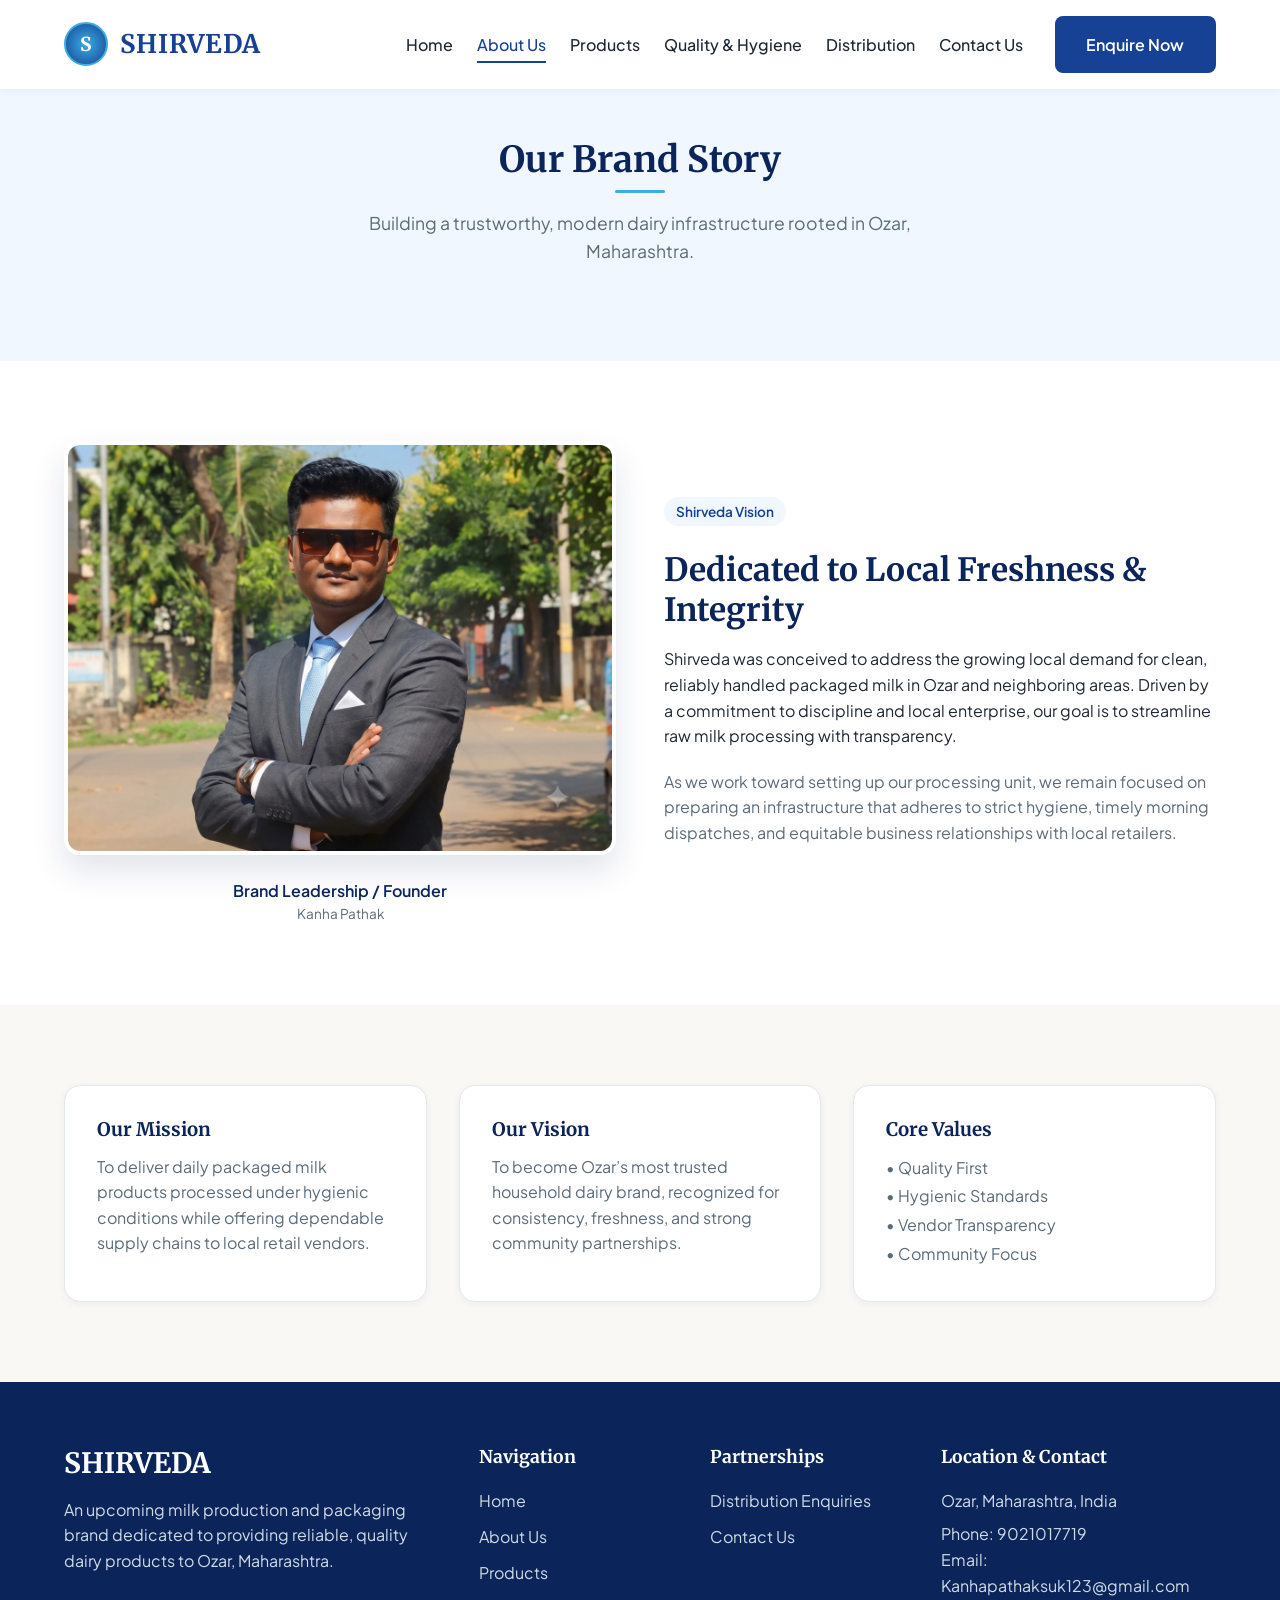
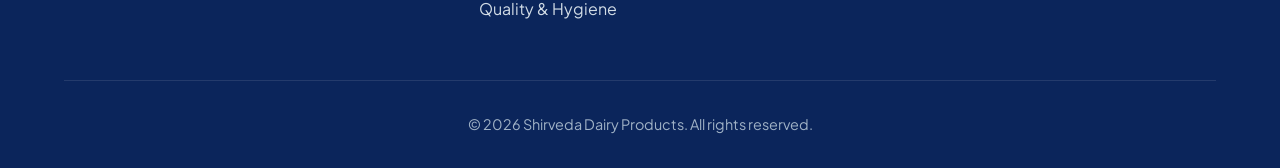
<file: about.html>
<!DOCTYPE html>
<html lang="en">
<head>
  <meta charset="UTF-8">
  <meta name="viewport" content="width=device-width, initial-scale=1.0">
  <title>About Us — Shirveda Dairy Products | Ozar, Maharashtra</title>
  <meta name="description" content="Learn about Shirveda's story, leadership, and mission to establish a premier dairy handling and packaging unit in Ozar, Maharashtra.">
  <link rel="preconnect" href="https://fonts.googleapis.com">
  <link rel="preconnect" href="https://fonts.gstatic.com" crossorigin>
  <link href="https://fonts.googleapis.com/css2?family=Merriweather:wght@400;700&family=Plus+Jakarta+Sans:wght@400;500;600;700&display=swap" rel="stylesheet">
  <link rel="stylesheet" href="style.css">
  <script src="script.js" defer></script>
</head>
<body>

  <!-- Header -->
  <header class="site-header">
    <div class="container header-container">
      <a href="index.html" class="logo-link">
        <div class="logo-graphic">S</div>
        <span class="logo-text">SHIRVEDA</span>
      </a>
      <button class="menu-toggle" id="menuToggle" aria-label="Toggle navigation" aria-expanded="false">&#9776;</button>
      <nav class="main-nav" id="mainNav">
        <ul class="nav-list">
          <li><a href="index.html" class="nav-link">Home</a></li>
          <li><a href="about.html" class="nav-link active">About Us</a></li>
          <li><a href="products.html" class="nav-link">Products</a></li>
          <li><a href="quality.html" class="nav-link">Quality & Hygiene</a></li>
          <li><a href="distribution.html" class="nav-link">Distribution</a></li>
          <li><a href="contact.html" class="nav-link">Contact Us</a></li>
        </ul>
        <a href="distribution.html" class="btn btn-primary">Enquire Now</a>
      </nav>
    </div>
  </header>

  <main>
    <section class="section-padding bg-light-blue" style="padding: 3rem 0;">
      <div class="container text-center">
        <h1 class="section-title">Our Brand Story</h1>
        <p class="section-subtitle">Building a trustworthy, modern dairy infrastructure rooted in Ozar, Maharashtra.</p>
      </div>
    </section>

    <!-- Founder & Vision Section -->
    <section class="section-padding">
      <div class="container" style="display: grid; grid-template-columns: repeat(auto-fit, minmax(320px, 1fr)); gap: 3rem; align-items: center;">
        <div class="reveal" style="text-align: center;">
          <div style="border-radius: var(--radius-md); overflow: hidden; box-shadow: var(--shadow-lg); display: inline-block; border: 4px solid var(--clean-white);">
            <img src="founder.png" alt="Shirveda Business Owner / Leadership" style="max-height: 480px; object-fit: cover;">
          </div>
          <p style="margin-top: 1rem; font-weight: 600; color: var(--deep-blue);">Brand Leadership / Founder</p>
          <p style="font-size: 0.85rem; color: var(--text-muted);">Kanha Pathak</p>
        </div>
        <div class="reveal">
          <span class="badge">Shirveda Vision</span>
          <h2 style="margin: 1rem 0; font-size: 2rem;">Dedicated to Local Freshness & Integrity</h2>
          <p style="margin-bottom: 1.25rem; color: var(--text-dark);">Shirveda was conceived to address the growing local demand for clean, reliably handled packaged milk in Ozar and neighboring areas. Driven by a commitment to discipline and local enterprise, our goal is to streamline raw milk processing with transparency.</p>
          <p style="color: var(--text-muted); margin-bottom: 1.5rem;">As we work toward setting up our processing unit, we remain focused on preparing an infrastructure that adheres to strict hygiene, timely morning dispatches, and equitable business relationships with local retailers.</p>
        </div>
      </div>
    </section>

    <!-- Mission, Vision, Values -->
    <section class="section-padding bg-soft">
      <div class="container">
        <div class="card-grid">
          <div class="feature-card reveal">
            <h3>Our Mission</h3>
            <p style="color: var(--text-muted); margin-top: 0.75rem;">To deliver daily packaged milk products processed under hygienic conditions while offering dependable supply chains to local retail vendors.</p>
          </div>
          <div class="feature-card reveal">
            <h3>Our Vision</h3>
            <p style="color: var(--text-muted); margin-top: 0.75rem;">To become Ozar’s most trusted household dairy brand, recognized for consistency, freshness, and strong community partnerships.</p>
          </div>
          <div class="feature-card reveal">
            <h3>Core Values</h3>
            <ul style="color: var(--text-muted); margin-top: 0.75rem; line-height: 1.8;">
              <li>• Quality First</li>
              <li>• Hygienic Standards</li>
              <li>• Vendor Transparency</li>
              <li>• Community Focus</li>
            </ul>
          </div>
        </div>
      </div>
    </section>
  </main>

  <!-- Footer -->
  <footer class="site-footer">
    <div class="container">
      <div class="footer-grid">
        <div class="footer-brand">
          <h3>SHIRVEDA</h3>
          <p>An upcoming milk production and packaging brand dedicated to providing reliable, quality dairy products to Ozar, Maharashtra.</p>
        </div>
        <div class="footer-links">
          <h4>Navigation</h4>
          <ul>
            <li><a href="index.html">Home</a></li>
            <li><a href="about.html">About Us</a></li>
            <li><a href="products.html">Products</a></li>
            <li><a href="quality.html">Quality & Hygiene</a></li>
          </ul>
        </div>
        <div class="footer-links">
          <h4>Partnerships</h4>
          <ul>
            <li><a href="distribution.html">Distribution Enquiries</a></li>
            <li><a href="contact.html">Contact Us</a></li>
          </ul>
        </div>
        <div class="footer-contact">
          <h4>Location & Contact</h4>
          <p>Ozar, Maharashtra, India</p>
          <p style="margin-top: 0.5rem;">Phone: 9021017719</p>
          <p>Email: Kanhapathaksuk123@gmail.com</p>
        </div>
      </div>
      <div class="footer-bottom">
        <p>&copy; 2026 Shirveda Dairy Products. All rights reserved.</p>
      </div>
    </div>
  </footer>

</body>
</html>
</file>
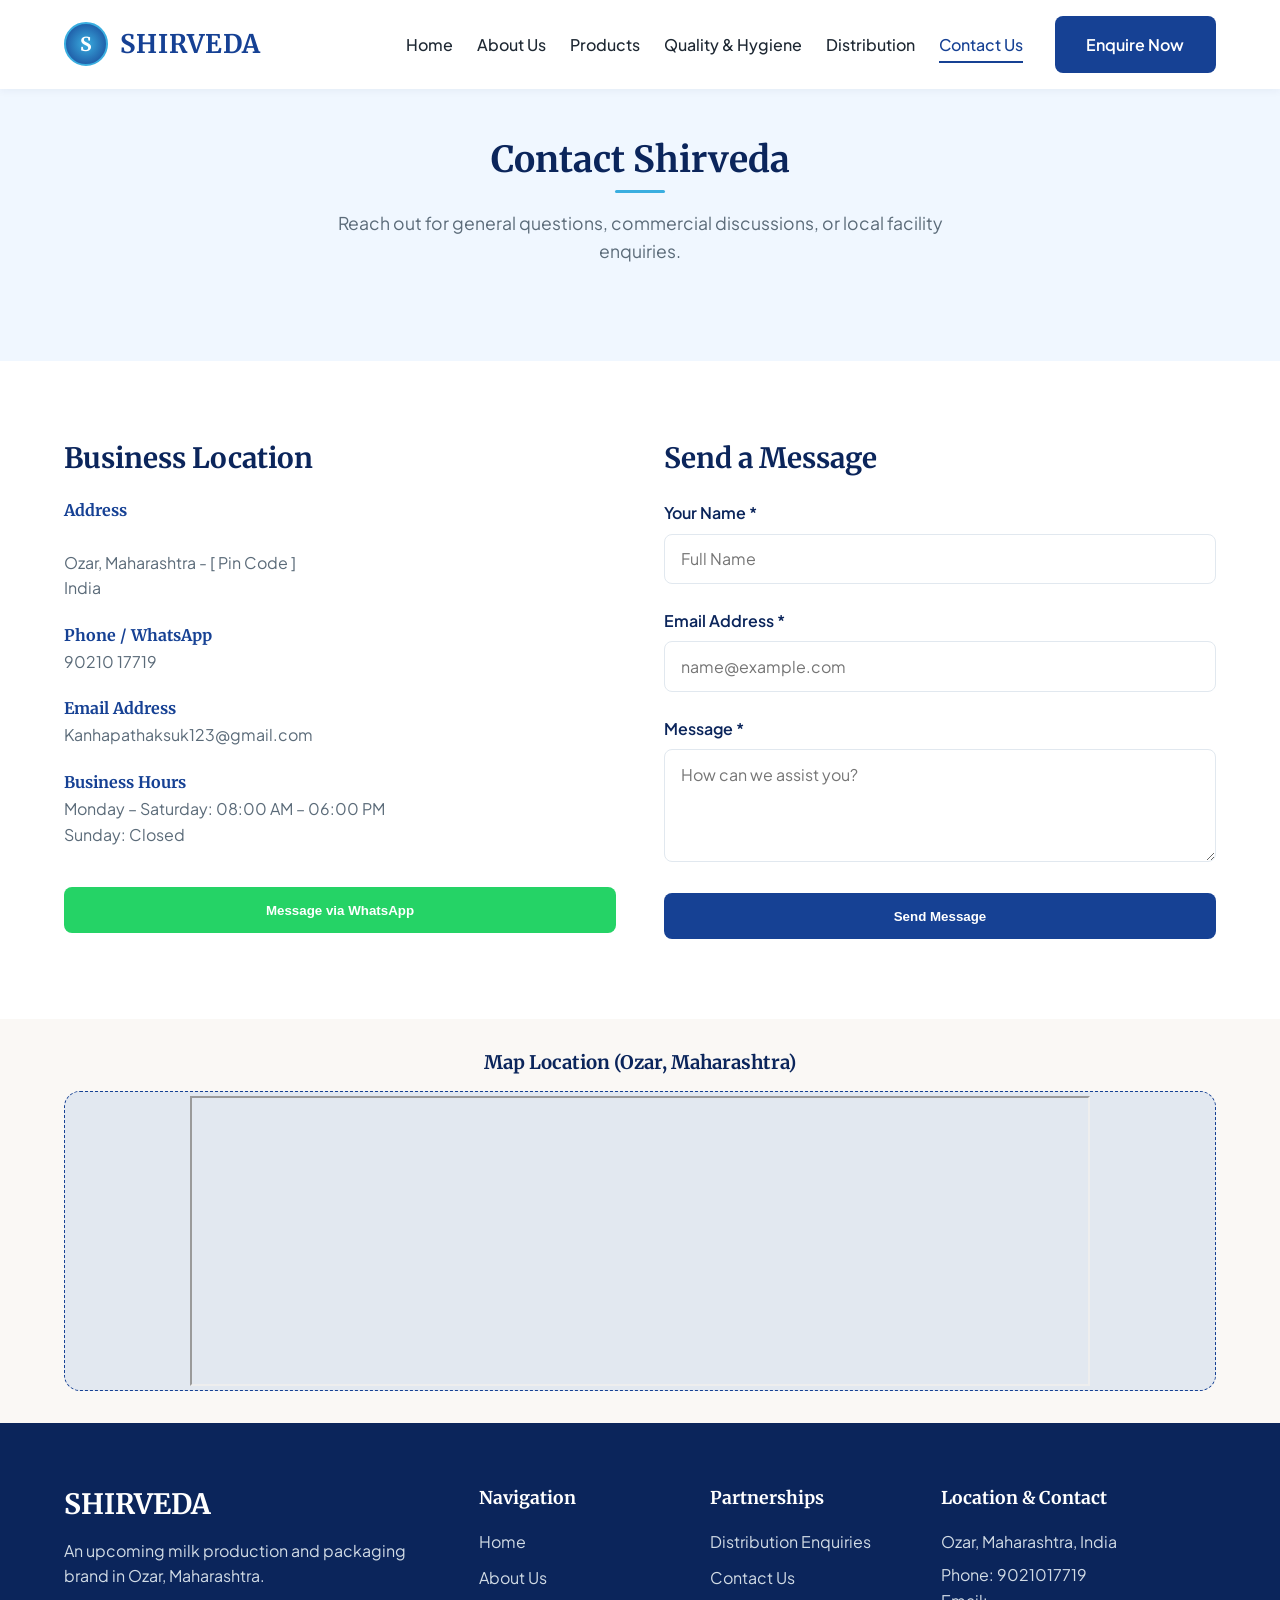
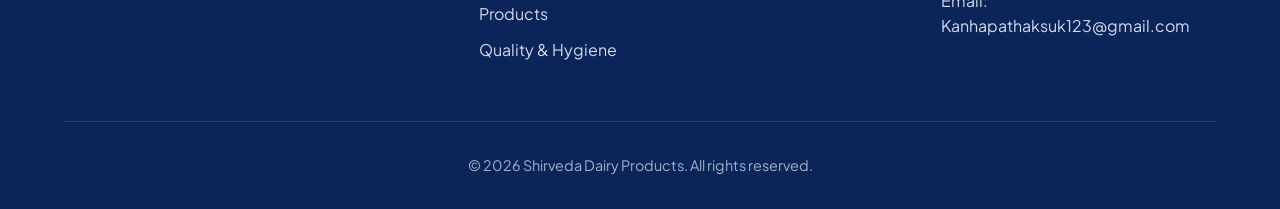
<file: contact.html>
<!DOCTYPE html>
<html lang="en">
<head>
  <meta charset="UTF-8">
  <meta name="viewport" content="width=device-width, initial-scale=1.0">
  <title>Contact Us — Shirveda Dairy Products | Ozar, Maharashtra</title>
  <meta name="description" content="Get in touch with Shirveda Dairy Products in Ozar, Maharashtra. Direct contact channels and enquiry options.">
  <link rel="preconnect" href="https://fonts.googleapis.com">
  <link rel="preconnect" href="https://fonts.gstatic.com" crossorigin>
  <link href="https://fonts.googleapis.com/css2?family=Merriweather:wght@400;700&family=Plus+Jakarta+Sans:wght@400;500;600;700&display=swap" rel="stylesheet">
  <link rel="stylesheet" href="style.css">
  <script src="script.js" defer></script>
</head>
<body>

  <header class="site-header">
    <div class="container header-container">
      <a href="index.html" class="logo-link">
        <div class="logo-graphic">S</div>
        <span class="logo-text">SHIRVEDA</span>
      </a>
      <button class="menu-toggle" id="menuToggle" aria-label="Toggle navigation" aria-expanded="false">&#9776;</button>
      <nav class="main-nav" id="mainNav">
        <ul class="nav-list">
          <li><a href="index.html" class="nav-link">Home</a></li>
          <li><a href="about.html" class="nav-link">About Us</a></li>
          <li><a href="products.html" class="nav-link">Products</a></li>
          <li><a href="quality.html" class="nav-link">Quality & Hygiene</a></li>
          <li><a href="distribution.html" class="nav-link">Distribution</a></li>
          <li><a href="contact.html" class="nav-link active">Contact Us</a></li>
        </ul>
        <a href="distribution.html" class="btn btn-primary">Enquire Now</a>
      </nav>
    </div>
  </header>

  <main>
    <section class="section-padding bg-light-blue" style="padding: 3rem 0;">
      <div class="container text-center">
        <h1 class="section-title">Contact Shirveda</h1>
        <p class="section-subtitle">Reach out for general questions, commercial discussions, or local facility enquiries.</p>
      </div>
    </section>

    <section class="section-padding">
      <div class="container" style="display: grid; grid-template-columns: repeat(auto-fit, minmax(320px, 1fr)); gap: 3rem;">
        
        <!-- Contact Information Column -->
        <div class="reveal">
          <h2 style="margin-bottom: 1.5rem; font-size: 1.75rem;">Business Location</h2>
          
          <div style="margin-bottom: 1.5rem;">
            <h4 style="color: var(--primary-blue);">Address</h4>
            <p style="color: var(--text-muted); margin-top: 0.25rem;"><br>Ozar, Maharashtra - [ Pin Code ]<br>India</p>
          </div>

          <div style="margin-bottom: 1.5rem;">
            <h4 style="color: var(--primary-blue);">Phone / WhatsApp</h4>
            <p style="color: var(--text-muted); margin-top: 0.25rem;">90210 17719</p>
          </div>

          <div style="margin-bottom: 1.5rem;">
            <h4 style="color: var(--primary-blue);">Email Address</h4>
            <p style="color: var(--text-muted); margin-top: 0.25rem;">Kanhapathaksuk123@gmail.com</p>
          </div>

          <div style="margin-bottom: 1.5rem;">
            <h4 style="color: var(--primary-blue);">Business Hours</h4>
            <p style="color: var(--text-muted); margin-top: 0.25rem;">Monday – Saturday: 08:00 AM – 06:00 PM<br>Sunday: Closed</p>
          </div>

          <button onclick="triggerWhatsAppEnquiry('General Contact Page Query')" class="btn btn-whatsapp" style="width: 100%; margin-top: 1rem;">
            Message via WhatsApp
          </button>
        </div>

        <!-- General Contact Form -->
        <div class="reveal">
          <h2 style="margin-bottom: 1.5rem; font-size: 1.75rem;">Send a Message</h2>
          <form class="needs-validation" novalidate>
            <div class="form-group">
              <label for="contactName" class="form-label">Your Name *</label>
              <input type="text" id="contactName" class="form-control" required placeholder="Full Name">
              <span class="error-message">Please enter your name.</span>
            </div>

            <div class="form-group">
              <label for="contactEmail" class="form-label">Email Address *</label>
              <input type="email" id="contactEmail" class="form-control" required placeholder="name@example.com">
              <span class="error-message">Please enter a valid email address.</span>
            </div>

            <div class="form-group">
              <label for="contactMsg" class="form-label">Message *</label>
              <textarea id="contactMsg" class="form-control" rows="4" required placeholder="How can we assist you?"></textarea>
              <span class="error-message">Please write a message.</span>
            </div>

            <button type="submit" class="btn btn-primary" style="width: 100%;">Send Message</button>
            <div class="form-success-message" style="display: none; margin-top: 1rem; color: var(--success-green); font-weight: 600;">
              ✓ Message client-validated. (Ready for form service integration).
            </div>
          </form>
        </div>

      </div>
    </section>

    <!-- Google Map Container Placeholder -->
    <section class="section-padding bg-soft" style="padding: 2rem 0;">
      <div class="container text-center reveal">
        <h3 style="margin-bottom: 1rem;">Map Location (Ozar, Maharashtra)</h3>
        <div style="width: 100%; height: 300px; background-color: #E2E8F0; border-radius: var(--radius-md); display: flex; align-items: center; justify-content: center; color: var(--text-muted); border: 1px dashed var(--primary-blue);">
          <iframe src="https://www.google.com/maps/embed?pb=!4v1792745674870!6m8!1m7!1s39LzeLslx03-GkYzTGl3XA!2m2!1d20.08990467792497!2d73.90170072837081!3f60.091326866558276!4f-4.809132850469837!5f1.610677865584313" width="900" height="290" style="border: radius 20px;" allowfullscreen="" loading="lazy" referrerpolicy="strict-origin-when-cross-origin"></iframe> 
        </div>
      </div>
    </section>
  </main>

  <footer class="site-footer">
    <div class="container">
      <div class="footer-grid">
        <div class="footer-brand">
          <h3>SHIRVEDA</h3>
          <p>An upcoming milk production and packaging brand in Ozar, Maharashtra.</p>
        </div>
        <div class="footer-links">
          <h4>Navigation</h4>
          <ul>
            <li><a href="index.html">Home</a></li>
            <li><a href="about.html">About Us</a></li>
            <li><a href="products.html">Products</a></li>
            <li><a href="quality.html">Quality & Hygiene</a></li>
          </ul>
        </div>
        <div class="footer-links">
          <h4>Partnerships</h4>
          <ul>
            <li><a href="distribution.html">Distribution Enquiries</a></li>
            <li><a href="contact.html">Contact Us</a></li>
          </ul>
        </div>
        <div class="footer-contact">
          <h4>Location & Contact</h4>
          <p>Ozar, Maharashtra, India</p>
           <p style="margin-top: 0.5rem;">Phone: 9021017719</p>
          <p>Email: Kanhapathaksuk123@gmail.com</p>
        </div>
      </div>
      <div class="footer-bottom">
        <p>&copy; 2026 Shirveda Dairy Products. All rights reserved.</p>
      </div>
    </div>
  </footer>

</body>
</html>
</file>
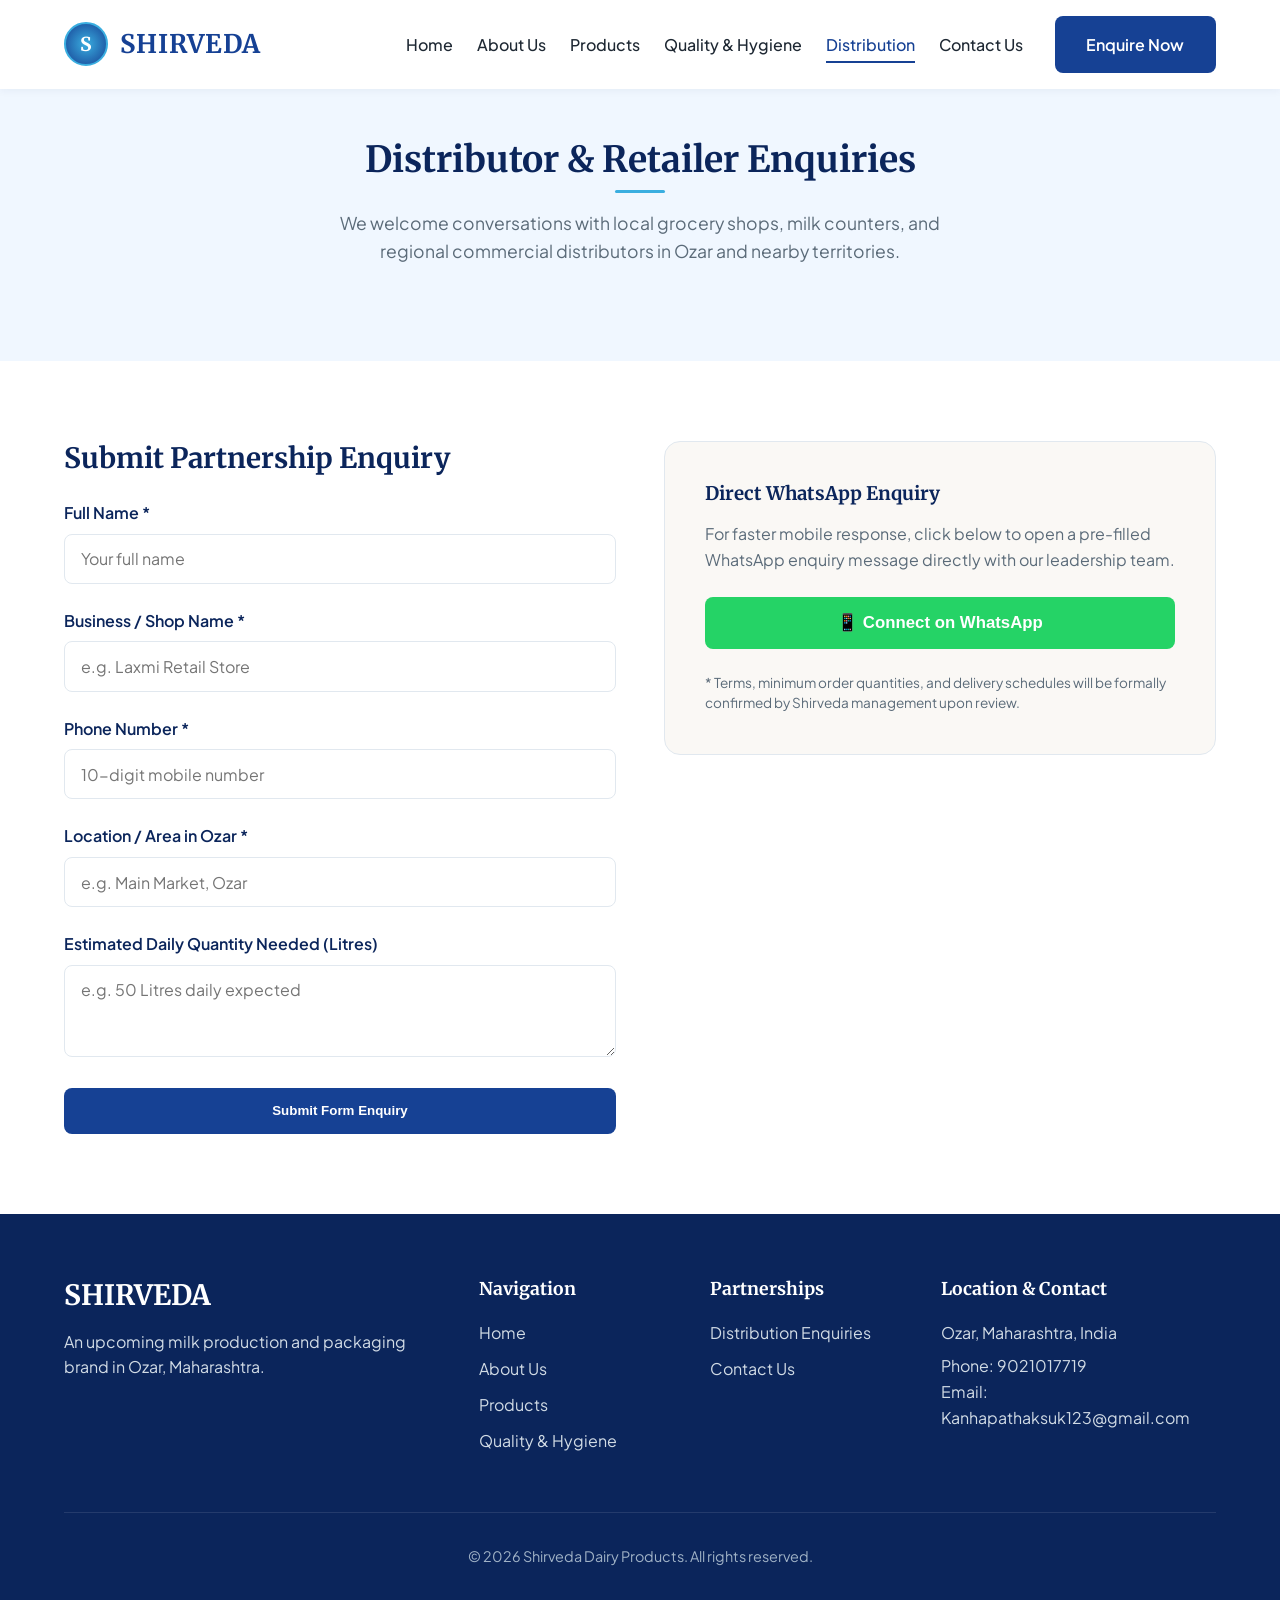
<file: distribution.html>
<!DOCTYPE html>
<html lang="en">
<head>
  <meta charset="UTF-8">
  <meta name="viewport" content="width=device-width, initial-scale=1.0">
  <title>Distribution & Dealer Enquiries — Shirveda Dairy</title>
  <meta name="description" content="Enquire to become a retail partner, shop owner, or regional distributor for Shirveda packaged milk in Ozar, Maharashtra.">
  <link rel="preconnect" href="https://fonts.googleapis.com">
  <link rel="preconnect" href="https://fonts.gstatic.com" crossorigin>
  <link href="https://fonts.googleapis.com/css2?family=Merriweather:wght@400;700&family=Plus+Jakarta+Sans:wght@400;500;600;700&display=swap" rel="stylesheet">
  <link rel="stylesheet" href="style.css">
  <script src="script.js" defer></script>
</head>
<body>

  <header class="site-header">
    <div class="container header-container">
      <a href="index.html" class="logo-link">
        <div class="logo-graphic">S</div>
        <span class="logo-text">SHIRVEDA</span>
      </a>
      <button class="menu-toggle" id="menuToggle" aria-label="Toggle navigation" aria-expanded="false">&#9776;</button>
      <nav class="main-nav" id="mainNav">
        <ul class="nav-list">
          <li><a href="index.html" class="nav-link">Home</a></li>
          <li><a href="about.html" class="nav-link">About Us</a></li>
          <li><a href="products.html" class="nav-link">Products</a></li>
          <li><a href="quality.html" class="nav-link">Quality & Hygiene</a></li>
          <li><a href="distribution.html" class="nav-link active">Distribution</a></li>
          <li><a href="contact.html" class="nav-link">Contact Us</a></li>
        </ul>
        <a href="distribution.html" class="btn btn-primary">Enquire Now</a>
      </nav>
    </div>
  </header>

  <main>
    <section class="section-padding bg-light-blue" style="padding: 3rem 0;">
      <div class="container text-center">
        <h1 class="section-title">Distributor & Retailer Enquiries</h1>
        <p class="section-subtitle">We welcome conversations with local grocery shops, milk counters, and regional commercial distributors in Ozar and nearby territories.</p>
      </div>
    </section>

    <section class="section-padding">
      <div class="container" style="display: grid; grid-template-columns: repeat(auto-fit, minmax(320px, 1fr)); gap: 3rem;">
        
        <!-- Enquiry Form -->
        <div class="reveal">
          <h2 style="margin-bottom: 1.5rem; font-size: 1.75rem;">Submit Partnership Enquiry</h2>
          <form class="needs-validation" novalidate>
            <div class="form-group">
              <label for="distributorName" class="form-label">Full Name *</label>
              <input type="text" id="distributorName" class="form-control" required placeholder="Your full name">
              <span class="error-message">Please enter your name.</span>
            </div>
            
            <div class="form-group">
              <label for="businessName" class="form-label">Business / Shop Name *</label>
              <input type="text" id businessName" class="form-control" required placeholder="e.g. Laxmi Retail Store">
              <span class="error-message">Please enter your business name.</span>
            </div>

            <div class="form-group">
              <label for="phone" class="form-label">Phone Number *</label>
              <input type="tel" id="phone" class="form-control" required placeholder="10-digit mobile number">
              <span class="error-message">Please enter a valid contact number.</span>
            </div>

            <div class="form-group">
              <label for="location" class="form-label">Location / Area in Ozar *</label>
              <input type="text" id="location" class="form-control" required placeholder="e.g. Main Market, Ozar">
              <span class="error-message">Please specify your business area.</span>
            </div>

            <div class="form-group">
              <label for="notes" class="form-label">Estimated Daily Quantity Needed (Litres)</label>
              <textarea id="notes" class="form-control" rows="3" placeholder="e.g. 50 Litres daily expected"></textarea>
            </div>

            <button type="submit" class="btn btn-primary" style="width: 100%;">Submit Form Enquiry</button>
            <div class="form-success-message" style="display: none; margin-top: 1rem; color: var(--success-green); font-weight: 600;">
              ✓ Form validated successfully. (Connect backend service to send data).
            </div>
          </form>
        </div>

        <!-- WhatsApp Quick Connect Box -->
        <div class="reveal" style="background-color: var(--soft-cream); padding: 2.5rem; border-radius: var(--radius-md); border: 1px solid var(--border-light); height: fit-content;">
          <h3 style="margin-bottom: 1rem;">Direct WhatsApp Enquiry</h3>
          <p style="color: var(--text-muted); margin-bottom: 1.5rem;">For faster mobile response, click below to open a pre-filled WhatsApp enquiry message directly with our leadership team.</p>
          <button onclick="triggerWhatsAppEnquiry('General Distributor & Retailer Opportunity')" class="btn btn-whatsapp" style="width: 100%; font-size: 1.05rem;">
            <span>📱 Connect on WhatsApp</span>
          </button>
          <p style="font-size: 0.85rem; color: var(--text-muted); margin-top: 1.5rem; line-height: 1.5;">* Terms, minimum order quantities, and delivery schedules will be formally confirmed by Shirveda management upon review.</p>
        </div>

      </div>
    </section>
  </main>

  <footer class="site-footer">
    <div class="container">
      <div class="footer-grid">
        <div class="footer-brand">
          <h3>SHIRVEDA</h3>
          <p>An upcoming milk production and packaging brand in Ozar, Maharashtra.</p>
        </div>
        <div class="footer-links">
          <h4>Navigation</h4>
          <ul>
            <li><a href="index.html">Home</a></li>
            <li><a href="about.html">About Us</a></li>
            <li><a href="products.html">Products</a></li>
            <li><a href="quality.html">Quality & Hygiene</a></li>
          </ul>
        </div>
        <div class="footer-links">
          <h4>Partnerships</h4>
          <ul>
            <li><a href="distribution.html">Distribution Enquiries</a></li>
            <li><a href="contact.html">Contact Us</a></li>
          </ul>
        </div>
        <div class="footer-contact">
          <h4>Location & Contact</h4>
          <p>Ozar, Maharashtra, India</p>
           <p style="margin-top: 0.5rem;">Phone: 9021017719</p>
          <p>Email: Kanhapathaksuk123@gmail.com</p>
        </div>
      </div>
      <div class="footer-bottom">
        <p>&copy; 2026 Shirveda Dairy Products. All rights reserved.</p>
      </div>
    </div>
  </footer>

</body>
</html>
</file>
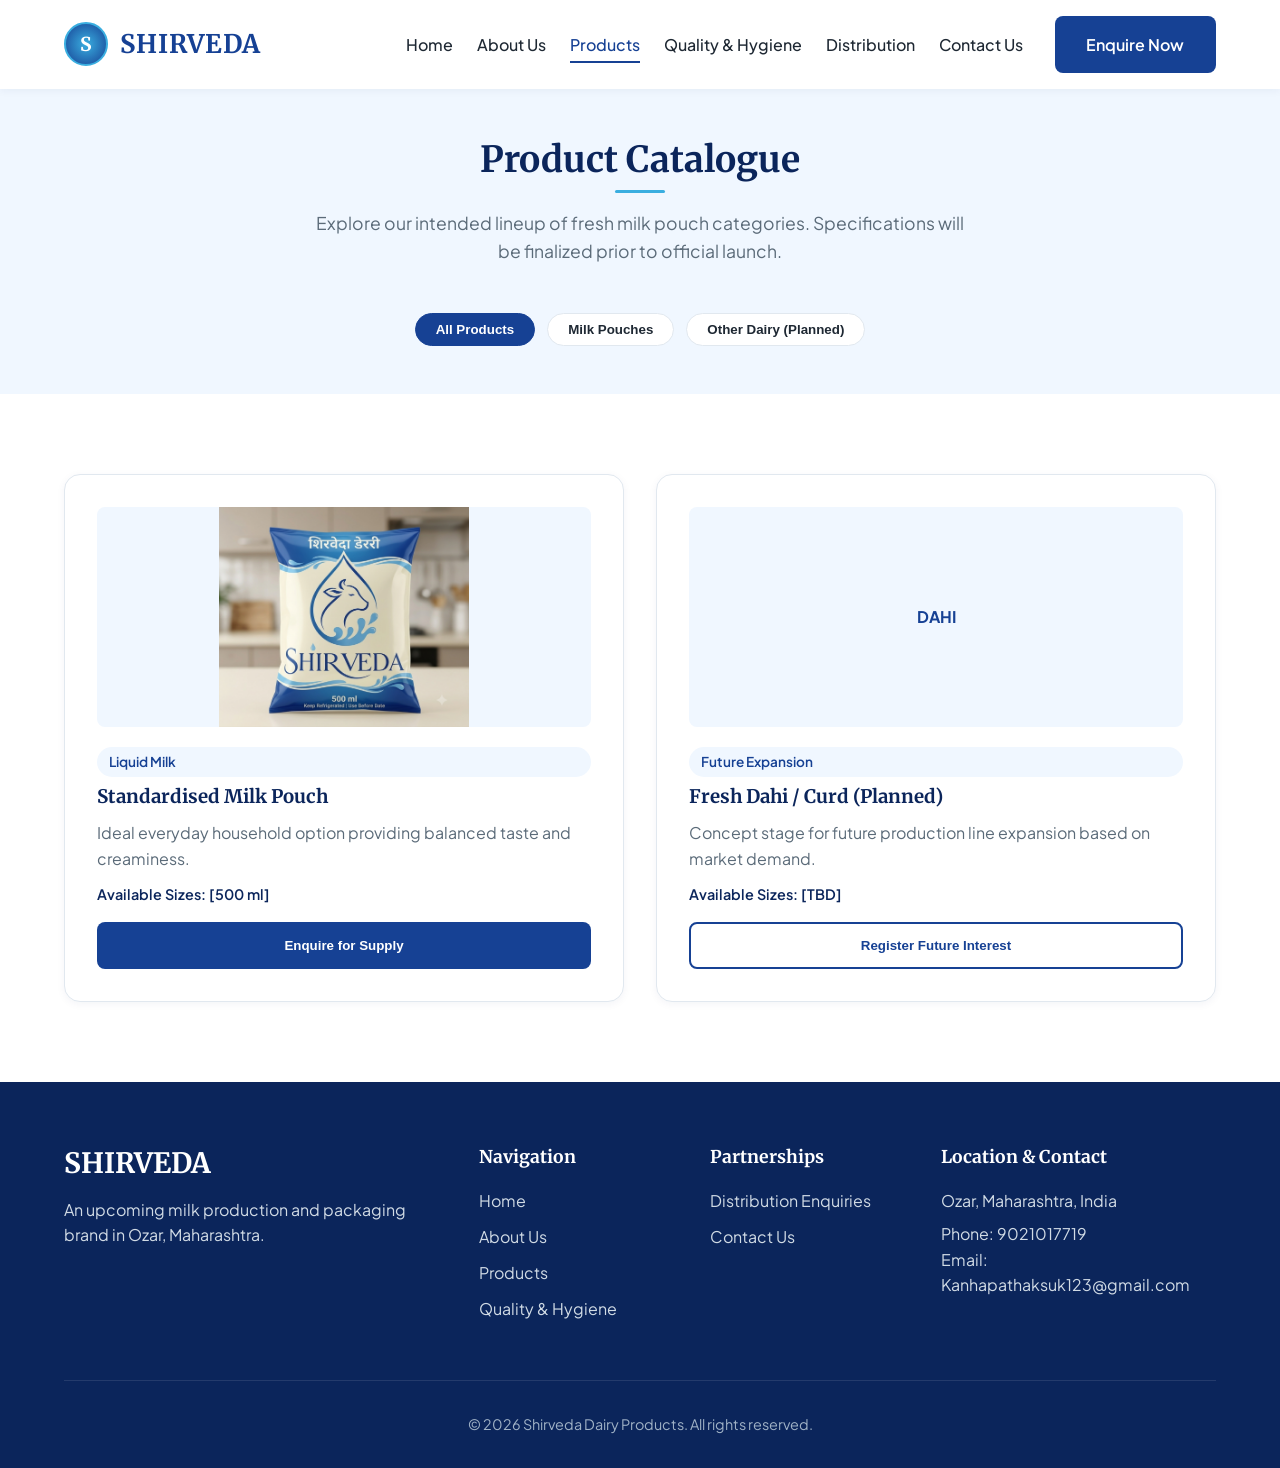
<file: products.html>
<!DOCTYPE html>
<html lang="en">

<head>
  <meta charset="UTF-8">
  <meta name="viewport" content="width=device-width, initial-scale=1.0">
  <title>Our Products — Shirveda Dairy Catalogue</title>
  <meta name="description"
    content="Browse the planned packaged milk and dairy pouch catalogue for Shirveda in Ozar, Maharashtra.">
  <link rel="preconnect" href="https://fonts.googleapis.com">
  <link rel="preconnect" href="https://fonts.gstatic.com" crossorigin>
  <link
    href="https://fonts.googleapis.com/css2?family=Merriweather:wght@400;700&family=Plus+Jakarta+Sans:wght@400;500;600;700&display=swap"
    rel="stylesheet">
  <link rel="stylesheet" href="style.css">
  <script src="script.js" defer></script>
  <style>
    .filter-btn {
      padding: 0.5rem 1.25rem;
      border: 1px solid var(--border-light);
      background: var(--clean-white);
      border-radius: 50px;
      cursor: pointer;
      font-weight: 600;
      color: var(--text-dark);
      transition: var(--transition);
    }

    .filter-btn.active,
    .filter-btn:hover {
      background-color: var(--primary-blue);
      color: var(--clean-white);
      border-color: var(--primary-blue);
    }
  </style>
</head>

<body>

  <header class="site-header">
    <div class="container header-container">
      <a href="index.html" class="logo-link">
        <div class="logo-graphic">S</div>
        <span class="logo-text">SHIRVEDA</span>
      </a>
      <button class="menu-toggle" id="menuToggle" aria-label="Toggle navigation" aria-expanded="false">&#9776;</button>
      <nav class="main-nav" id="mainNav">
        <ul class="nav-list">
          <li><a href="index.html" class="nav-link">Home</a></li>
          <li><a href="about.html" class="nav-link">About Us</a></li>
          <li><a href="products.html" class="nav-link active">Products</a></li>
          <li><a href="quality.html" class="nav-link">Quality & Hygiene</a></li>
          <li><a href="distribution.html" class="nav-link">Distribution</a></li>
          <li><a href="contact.html" class="nav-link">Contact Us</a></li>
        </ul>
        <a href="distribution.html" class="btn btn-primary">Enquire Now</a>
      </nav>
    </div>
  </header>

  <main>
    <section class="section-padding bg-light-blue" style="padding: 3rem 0;">
      <div class="container text-center">
        <h1 class="section-title">Product Catalogue</h1>
        <p class="section-subtitle">Explore our intended lineup of fresh milk pouch categories. Specifications will be
          finalized prior to official launch.</p>

        <!-- Interactive Category Filters -->
        <div style="display: flex; justify-content: center; gap: 0.75rem; flex-wrap: wrap; margin-top: 1.5rem;">
          <button class="filter-btn active" data-filter="all">All Products</button>
          <button class="filter-btn" data-filter="milk">Milk Pouches</button>
          <button class="filter-btn" data-filter="value-added">Other Dairy (Planned)</button>
        </div>
      </div>
    </section>

    <section class="section-padding">
      <div class="container">
        <div class="card-grid">

          <!-- Product Item 1
          <div class="product-card product-item reveal" data-category="milk">
            <div class="product-img-wrapper">
              <span style="color: var(--primary-blue); font-weight: bold;">[ Full Cream Milk Image ]</span>
            </div>
            <span class="badge">Liquid Milk</span>
            <h3>Full Cream Packaged Milk</h3>
            <p style="color: var(--text-muted); margin: 0.75rem 0; flex-grow: 1;">Formulated for richness and traditional milk recipes. Packaged under sterile conditions.</p>
            <p style="font-weight: 600; color: var(--deep-blue); font-size: 0.9rem;">Available Sizes: [500 ml / 1 L Placeholder]</p>
            <button onclick="triggerWhatsAppEnquiry('Full Cream Packaged Milk')" class="btn btn-primary" style="margin-top: 1rem;">Enquire for Supply</button>
          </div> -->

          <!-- Product Item 2 -->
          <div class="product-card product-item reveal" data-category="milk">
            <div class="product-img-wrapper">
              <img src="milk1.png" alt="Standardised Milk Pouch" class="product-img">
            </div>
            <span class="badge">Liquid Milk</span>
            <h3>Standardised Milk Pouch</h3>
            <p style="color: var(--text-muted); margin: 0.75rem 0; flex-grow: 1;">Ideal everyday household option
              providing balanced taste and creaminess.</p>
            <p style="font-weight: 600; color: var(--deep-blue); font-size: 0.9rem;">Available Sizes: [500 ml]</p>
            <button onclick="triggerWhatsAppEnquiry('Standardised Milk Pouch')" class="btn btn-primary"
              style="margin-top: 1rem;">Enquire for Supply</button>
          </div>

          <!-- Product Item 3
          <div class="product-card product-item reveal" data-category="milk">
            <div class="product-img-wrapper">
              <span style="color: var(--primary-blue); font-weight: bold;">[ Toned Milk Image ]</span>
            </div>
            <span class="badge">Liquid Milk</span>
            <h3>Toned Fresh Milk</h3>
            <p style="color: var(--text-muted); margin: 0.75rem 0; flex-grow: 1;">A light, refreshing option ideal for daily nutrition and beverages.</p>
            <p style="font-weight: 600; color: var(--deep-blue); font-size: 0.9rem;">Available Sizes: [500 ml Placeholder]</p>
            <button onclick="triggerWhatsAppEnquiry('Toned Fresh Milk')" class="btn btn-primary" style="margin-top: 1rem;">Enquire for Supply</button>
          </div> -->

          <!-- Product Item 4 (Future Expansion Placeholder) -->
          <div class="product-card product-item reveal" data-category="value-added">
            <div class="product-img-wrapper">
              <span style="color: var(--primary-blue); font-weight: bold;">DAHI</span>
            </div>
            <span class="badge">Future Expansion</span>
            <h3>Fresh Dahi / Curd (Planned)</h3>
            <p style="color: var(--text-muted); margin: 0.75rem 0; flex-grow: 1;">Concept stage for future production
              line expansion based on market demand.</p>
            <p style="font-weight: 600; color: var(--deep-blue); font-size: 0.9rem;">Available Sizes: [TBD]</p>
            <button onclick="triggerWhatsAppEnquiry('Fresh Dahi Future Line')" class="btn btn-secondary"
              style="margin-top: 1rem;">Register Future Interest</button>
          </div>

        </div>
      </div>
    </section>
  </main>

  <footer class="site-footer">
    <div class="container">
      <div class="footer-grid">
        <div class="footer-brand">
          <h3>SHIRVEDA</h3>
          <p>An upcoming milk production and packaging brand in Ozar, Maharashtra.</p>
        </div>
        <div class="footer-links">
          <h4>Navigation</h4>
          <ul>
            <li><a href="index.html">Home</a></li>
            <li><a href="about.html">About Us</a></li>
            <li><a href="products.html">Products</a></li>
            <li><a href="quality.html">Quality & Hygiene</a></li>
          </ul>
        </div>
        <div class="footer-links">
          <h4>Partnerships</h4>
          <ul>
            <li><a href="distribution.html">Distribution Enquiries</a></li>
            <li><a href="contact.html">Contact Us</a></li>
          </ul>
        </div>
        <div class="footer-contact">
          <h4>Location & Contact</h4>
          <p>Ozar, Maharashtra, India</p>
           <p style="margin-top: 0.5rem;">Phone: 9021017719</p>
          <p>Email: Kanhapathaksuk123@gmail.com</p>
        </div>
      </div>
      <div class="footer-bottom">
        <p>&copy; 2026 Shirveda Dairy Products. All rights reserved.</p>
      </div>
    </div>
  </footer>

</body>

</html>
</file>
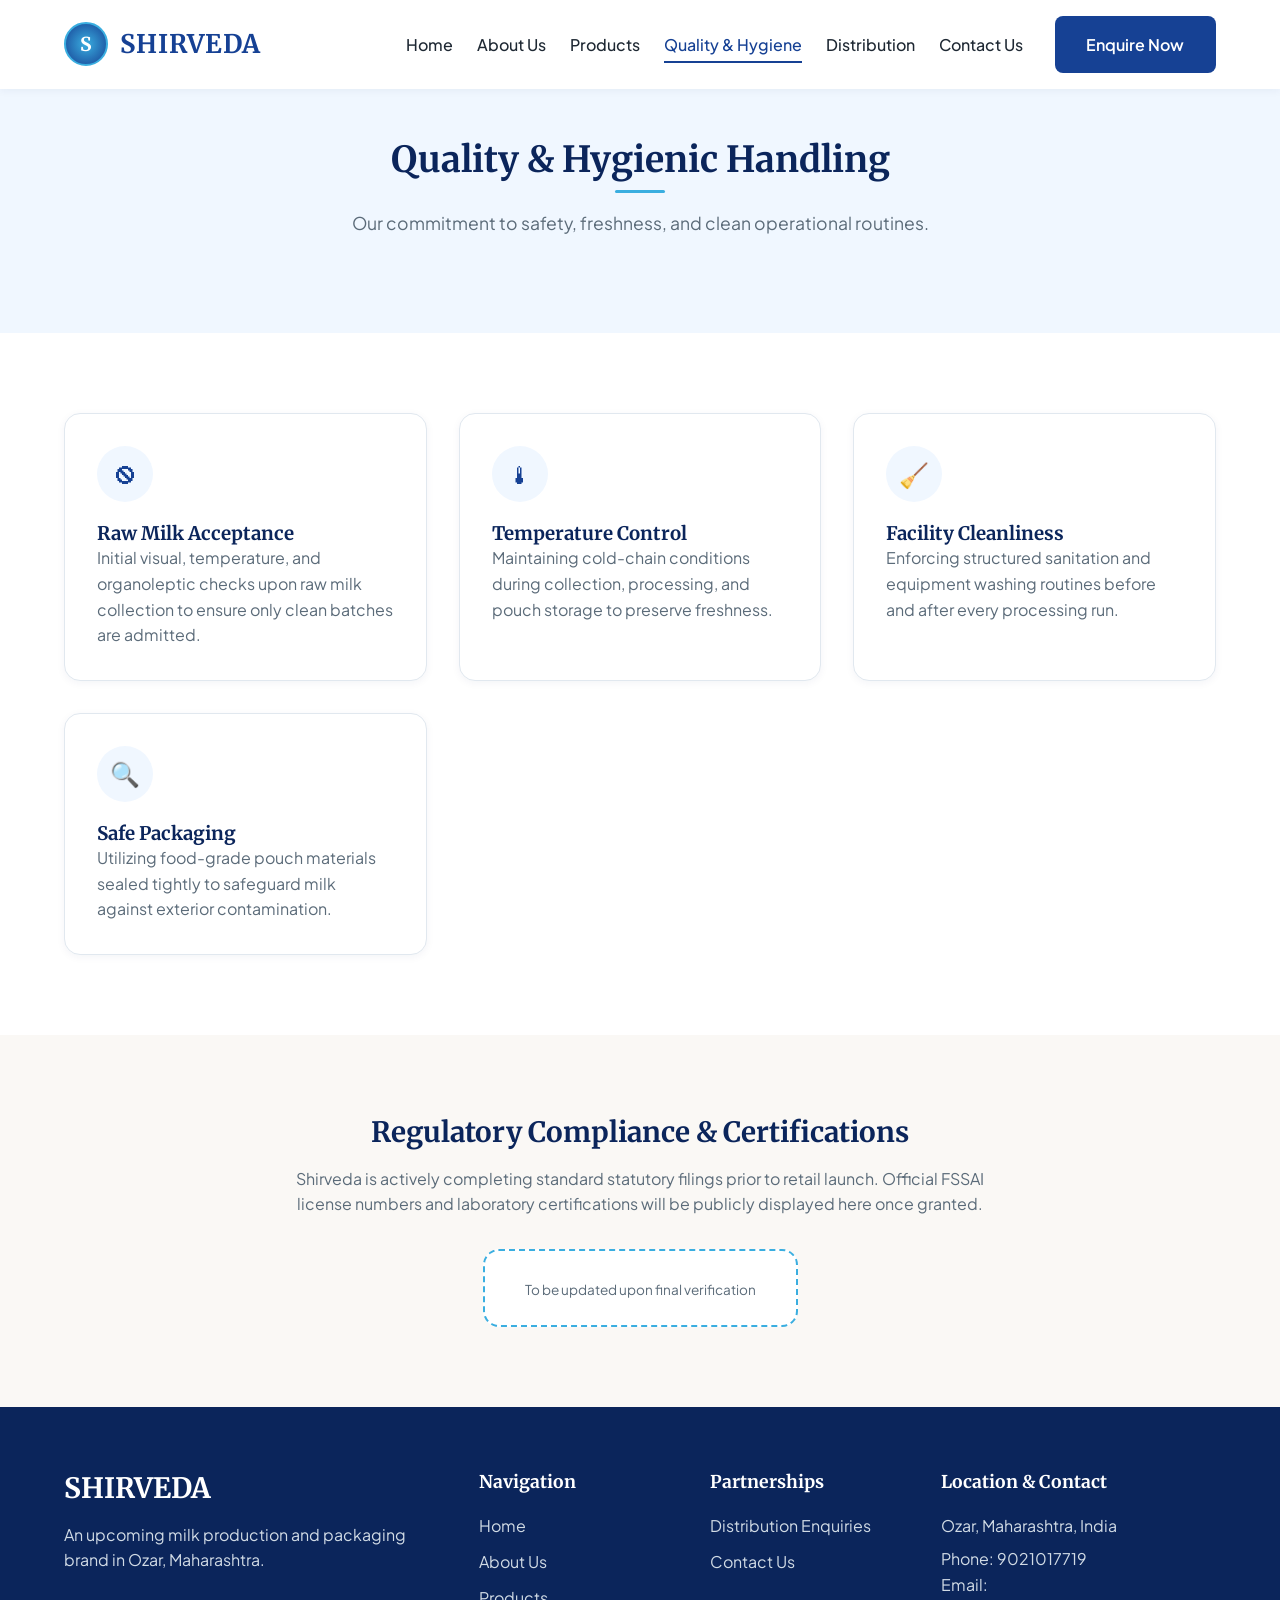
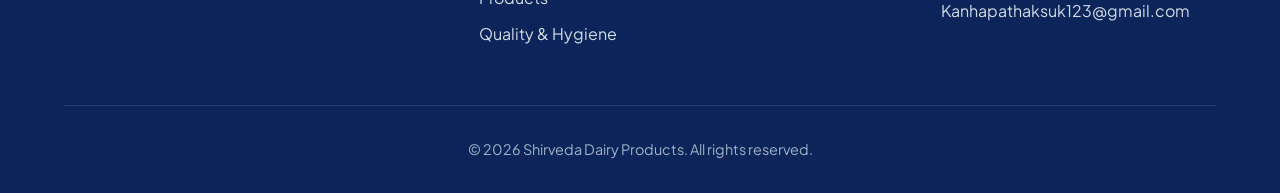
<file: quality.html>
<!DOCTYPE html>
<html lang="en">
<head>
  <meta charset="UTF-8">
  <meta name="viewport" content="width=device-width, initial-scale=1.0">
  <title>Quality & Hygiene — Shirveda Dairy Products</title>
  <meta name="description" content="Discover Shirveda's planned quality standards, hygienic handling protocols, and packaging safety measures in Ozar, Maharashtra.">
  <link rel="preconnect" href="https://fonts.googleapis.com">
  <link rel="preconnect" href="https://fonts.gstatic.com" crossorigin>
  <link href="https://fonts.googleapis.com/css2?family=Merriweather:wght@400;700&family=Plus+Jakarta+Sans:wght@400;500;600;700&display=swap" rel="stylesheet">
  <link rel="stylesheet" href="style.css">
  <script src="script.js" defer></script>
</head>
<body>

  <header class="site-header">
    <div class="container header-container">
      <a href="index.html" class="logo-link">
        <div class="logo-graphic">S</div>
        <span class="logo-text">SHIRVEDA</span>
      </a>
      <button class="menu-toggle" id="menuToggle" aria-label="Toggle navigation" aria-expanded="false">&#9776;</button>
      <nav class="main-nav" id="mainNav">
        <ul class="nav-list">
          <li><a href="index.html" class="nav-link">Home</a></li>
          <li><a href="about.html" class="nav-link">About Us</a></li>
          <li><a href="products.html" class="nav-link">Products</a></li>
          <li><a href="quality.html" class="nav-link active">Quality & Hygiene</a></li>
          <li><a href="distribution.html" class="nav-link">Distribution</a></li>
          <li><a href="contact.html" class="nav-link">Contact Us</a></li>
        </ul>
        <a href="distribution.html" class="btn btn-primary">Enquire Now</a>
      </nav>
    </div>
  </header>

  <main>
    <section class="section-padding bg-light-blue" style="padding: 3rem 0;">
      <div class="container text-center">
        <h1 class="section-title">Quality & Hygienic Handling</h1>
        <p class="section-subtitle">Our commitment to safety, freshness, and clean operational routines.</p>
      </div>
    </section>

    <section class="section-padding">
      <div class="container">
        <div class="card-grid">
          <div class="feature-card reveal">
            <div class="card-icon">&#128711;</div>
            <h3>Raw Milk Acceptance</h3>
            <p style="color: var(--text-muted);">Initial visual, temperature, and organoleptic checks upon raw milk collection to ensure only clean batches are admitted.</p>
          </div>
          <div class="feature-card reveal">
            <div class="card-icon">&#127777;</div>
            <h3>Temperature Control</h3>
            <p style="color: var(--text-muted);">Maintaining cold-chain conditions during collection, processing, and pouch storage to preserve freshness.</p>
          </div>
          <div class="feature-card reveal">
            <div class="card-icon">&#129529;</div>
            <h3>Facility Cleanliness</h3>
            <p style="color: var(--text-muted);">Enforcing structured sanitation and equipment washing routines before and after every processing run.</p>
          </div>
          <div class="feature-card reveal">
            <div class="card-icon">&#128269;</div>
            <h3>Safe Packaging</h3>
            <p style="color: var(--text-muted);">Utilizing food-grade pouch materials sealed tightly to safeguard milk against exterior contamination.</p>
          </div>
        </div>
      </div>
    </section>

    <!-- Certification Placeholder Notice -->
    <section class="section-padding bg-soft">
      <div class="container text-center reveal">
        <h2 style="font-size: 1.75rem; margin-bottom: 1rem;">Regulatory Compliance & Certifications</h2>
        <p style="max-width: 700px; margin: 0 auto 2rem auto; color: var(--text-muted);">Shirveda is actively completing standard statutory filings prior to retail launch. Official FSSAI license numbers and laboratory certifications will be publicly displayed here once granted.</p>
        <div style="display: inline-block; padding: 1.5rem 2.5rem; border: 2px dashed var(--splash-cyan); border-radius: var(--radius-md); background-color: var(--clean-white);">
          <p style="font-weight: bold; color: var(--primary-blue);"></p>
          <p style="font-size: 0.85rem; color: var(--text-muted); margin-top: 0.25rem;">To be updated upon final verification</p>
        </div>
      </div>
    </section>
  </main>

  <footer class="site-footer">
    <div class="container">
      <div class="footer-grid">
        <div class="footer-brand">
          <h3>SHIRVEDA</h3>
          <p>An upcoming milk production and packaging brand in Ozar, Maharashtra.</p>
        </div>
        <div class="footer-links">
          <h4>Navigation</h4>
          <ul>
            <li><a href="index.html">Home</a></li>
            <li><a href="about.html">About Us</a></li>
            <li><a href="products.html">Products</a></li>
            <li><a href="quality.html">Quality & Hygiene</a></li>
          </ul>
        </div>
        <div class="footer-links">
          <h4>Partnerships</h4>
          <ul>
            <li><a href="distribution.html">Distribution Enquiries</a></li>
            <li><a href="contact.html">Contact Us</a></li>
          </ul>
        </div>
        <div class="footer-contact">
          <h4>Location & Contact</h4>
          <p>Ozar, Maharashtra, India</p>
          <p style="margin-top: 0.5rem;">Phone: 9021017719</p>
          <p>Email: Kanhapathaksuk123@gmail.com</p>
        </div>
      </div>
      <div class="footer-bottom">
        <p>&copy; 2026 Shirveda Dairy Products. All rights reserved.</p>
      </div>
    </div>
  </footer>

</body>
</html>
</file>
<file: style.css>
/* ==========================================================================
   SHIRVEDA DAIRY PRODUCTS - GLOBAL DESIGN SYSTEM & STYLESHEET
   Brand Palette extracted directly from Shirveda Logo[cite: 1]
   ========================================================================== */

:root {
  /* Brand Palette (Matched with Shirveda Logo[cite: 1]) */
  --primary-blue: #164194;      /* Deep Royal Blue from logo text/droplet[cite: 1] */
  --deep-blue: #0B255B;         /* Dark Navy contrast[cite: 1] */
  --splash-cyan: #3AAEE0;       /* Bright cyan liquid splash accent[cite: 1] */
  --light-blue-bg: #F0F7FF;     /* Soft background tint */
  --clean-white: #FFFFFF;
  --soft-cream: #FAF8F5;        /* Premium warm dairy background */
  
  /* Text & Utility Colors */
  --text-dark: #1E2833;         /* Body copy */
  --text-muted: #5B6B79;        /* Secondary copy */
  --border-light: #E1E8EF;
  --success-green: #2E7D32;
  --error-red: #D32F2F;

  /* Typography */
  --font-heading: 'Merriweather', 'Playfair Display', Georgia, serif;
  --font-body: 'Plus Jakarta Sans', system-ui, -apple-system, BlinkMacSystemFont, 'Segoe UI', Roboto, sans-serif;

  /* Shadows & Radius */
  --shadow-sm: 0 2px 8px rgba(11, 37, 91, 0.05);
  --shadow-md: 0 8px 24px rgba(11, 37, 91, 0.08);
  --shadow-lg: 0 16px 32px rgba(11, 37, 91, 0.12);
  --radius-sm: 8px;
  --radius-md: 16px;
  --radius-lg: 24px;
  --transition: all 0.3s cubic-bezier(0.16, 1, 0.3, 1);
}

/* Base Resets */
*, *::before, *::after {
  box-sizing: border-box;
  margin: 0;
  padding: 0;
}

html {
  scroll-behavior: smooth;
  font-size: 16px;
}

body {
  font-family: var(--font-body);
  color: var(--text-dark);
  background-color: var(--clean-white);
  line-height: 1.6;
  overflow-x: hidden;
  -webkit-font-smoothing: antialiased;
}

h1, h2, h3, h4, h5, h6 {
  font-family: var(--font-heading);
  color: var(--deep-blue);
  line-height: 1.25;
}

a {
  text-decoration: none;
  color: inherit;
  transition: var(--transition);
}

img {
  max-width: 100%;
  height: auto;
  display: block;
}

ul {
  list-style: none;
}

/* Layout Utilities */
.container {
  width: 90%;
  max-width: 1200px;
  margin: 0 auto;
}

.section-padding {
  padding: 5rem 0;
}

.bg-soft {
  background-color: var(--soft-cream);
}

.bg-light-blue {
  background-color: var(--light-blue-bg);
}

.text-center {
  text-align: center;
}

.section-title {
  font-size: 2.25rem;
  margin-bottom: 1rem;
  position: relative;
  display: inline-block;
}

.section-title::after {
  content: '';
  display: block;
  width: 50px;
  height: 3px;
  background-color: var(--splash-cyan);
  margin: 0.5rem auto 0 auto;
  border-radius: 2px;
}

.section-subtitle {
  color: var(--text-muted);
  max-width: 650px;
  margin: 0 auto 3rem auto;
  font-size: 1.1rem;
}

/* Buttons */
.btn {
  display: inline-flex;
  align-items: center;
  justify-content: center;
  padding: 0.85rem 1.85rem;
  font-weight: 600;
  border-radius: var(--radius-sm);
  cursor: pointer;
  border: 2px solid transparent;
  transition: var(--transition);
  gap: 0.5rem;
}

.btn-primary {
  background-color: var(--primary-blue);
  color: var(--clean-white);
}

.btn-primary:hover {
  background-color: var(--deep-blue);
  transform: translateY(-2px);
  box-shadow: var(--shadow-md);
}

.btn-secondary {
  background-color: transparent;
  border-color: var(--primary-blue);
  color: var(--primary-blue);
}

.btn-secondary:hover {
  background-color: var(--primary-blue);
  color: var(--clean-white);
  transform: translateY(-2px);
}

.btn-whatsapp {
  background-color: #25D366;
  color: #FFFFFF;
}

.btn-whatsapp:hover {
  background-color: #1DA851;
  color: #FFFFFF;
  box-shadow: var(--shadow-md);
}

/* Navigation Header */
.site-header {
  position: sticky;
  top: 0;
  width: 100%;
  background-color: var(--clean-white);
  box-shadow: var(--shadow-sm);
  z-index: 1000;
  transition: var(--transition);
}

.header-container {
  display: flex;
  align-items: center;
  justify-content: space-between;
  padding: 1rem 0;
}

.logo-link {
  display: flex;
  align-items: center;
  gap: 0.75rem;
}

.logo-graphic {
  width: 44px;
  height: 44px;
  background: radial-gradient(circle, var(--splash-cyan) 0%, var(--primary-blue) 100%);
  border-radius: 50%;
  display: flex;
  align-items: center;
  justify-content: center;
  color: var(--clean-white);
  font-family: var(--font-heading);
  font-weight: bold;
  font-size: 1.2rem;
  border: 2px solid var(--splash-cyan);
}

.logo-text {
  font-family: var(--font-heading);
  font-size: 1.6rem;
  font-weight: 700;
  color: var(--primary-blue);
  letter-spacing: 1px;
}

.main-nav {
  display: flex;
  align-items: center;
  gap: 2rem;
}

.nav-list {
  display: flex;
  align-items: center;
  gap: 1.5rem;
}

.nav-link {
  font-weight: 500;
  color: var(--text-dark);
  padding: 0.5rem 0;
  position: relative;
}

.nav-link:hover,
.nav-link.active {
  color: var(--primary-blue);
}

.nav-link.active::after {
  content: '';
  position: absolute;
  bottom: 0;
  left: 0;
  width: 100%;
  height: 2px;
  background-color: var(--primary-blue);
}

/* Hamburger Toggle */
.menu-toggle {
  display: none;
  background: none;
  border: none;
  font-size: 1.5rem;
  color: var(--deep-blue);
  cursor: pointer;
  padding: 0.5rem;
}

/* Cards & Components */
.card-grid {
  display: grid;
  grid-template-columns: repeat(auto-fit, minmax(280px, 1fr));
  gap: 2rem;
}

.feature-card, .product-card {
  background-color: var(--clean-white);
  border-radius: var(--radius-md);
  padding: 2rem;
  border: 1px solid var(--border-light);
  box-shadow: var(--shadow-sm);
  transition: var(--transition);
  display: flex;
  flex-direction: column;
}

.feature-card:hover, .product-card:hover {
  transform: translateY(-5-px);
  box-shadow: var(--shadow-md);
  border-color: var(--splash-cyan);
}

.card-icon {
  width: 56px;
  height: 56px;
  background-color: var(--light-blue-bg);
  color: var(--primary-blue);
  border-radius: 50%;
  display: flex;
  align-items: center;
  justify-content: center;
  font-size: 1.5rem;
  margin-bottom: 1.25rem;
}

.product-img-wrapper {
  width: 100%;
  height: 220px;
  border-radius: var(--radius-sm);
  overflow: hidden;
  background-color: var(--light-blue-bg);
  margin-bottom: 1.25rem;
  display: flex;
  align-items: center;
  justify-content: center;
}

/* UPDATED (FIXED) CSS */
.product-img-wrapper img {
  max-width: 100%;
  max-height: 100%;
  width: auto;
  height: auto;
  object-fit: contain; /* <--- Fits the full image without cropping */
  display: block;
  margin: 0 auto;
}
.badge {
  display: inline-block;
  padding: 0.25rem 0.75rem;
  background-color: var(--light-blue-bg);
  color: var(--primary-blue);
  font-size: 0.85rem;
  font-weight: 600;
  border-radius: 50px;
  margin-bottom: 0.5rem;
}

/* Forms */
.form-group {
  margin-bottom: 1.5rem;
}

.form-label {
  display: block;
  margin-bottom: 0.5rem;
  font-weight: 600;
  color: var(--deep-blue);
}

.form-control {
  width: 100%;
  padding: 0.85rem 1rem;
  border: 1px solid var(--border-light);
  border-radius: var(--radius-sm);
  font-family: inherit;
  font-size: 1rem;
  transition: var(--transition);
}

.form-control:focus {
  outline: none;
  border-color: var(--primary-blue);
  box-shadow: 0 0 0 3px rgba(22, 65, 148, 0.15);
}

.error-message {
  color: var(--error-red);
  font-size: 0.85rem;
  margin-top: 0.35rem;
  display: none;
}

.form-group.invalid .form-control {
  border-color: var(--error-red);
}

.form-group.invalid .error-message {
  display: block;
}

/* Footer */
.site-footer {
  background-color: var(--deep-blue);
  color: #D1DBE5;
  padding: 4rem 0 2rem 0;
}

.footer-grid {
  display: grid;
  grid-template-columns: 2fr 1fr 1fr 1.5fr;
  gap: 3rem;
  margin-bottom: 3rem;
}

.footer-brand h3 {
  color: var(--clean-white);
  font-size: 1.75rem;
  margin-bottom: 1rem;
}

.footer-links h4, .footer-contact h4 {
  color: var(--clean-white);
  font-size: 1.1rem;
  margin-bottom: 1.25rem;
}

.footer-links ul li {
  margin-bottom: 0.65rem;
}

.footer-links a:hover {
  color: var(--splash-cyan);
}

.footer-bottom {
  border-top: 1px solid rgba(255, 255, 255, 0.1);
  padding-top: 2rem;
  text-align: center;
  font-size: 0.9rem;
  color: #A0B2C6;
}

/* Scroll Reveal Base */
.reveal {
  opacity: 0;
  transform: translateY(20px);
  transition: opacity 0.6s ease, transform 0.6s ease;
}

.reveal.active {
  opacity: 1;
  transform: translateY(0);
}

/* Responsive Media Queries */
@media (max-width: 992px) {
  .footer-grid {
    grid-template-columns: 1fr 1fr;
  }
}

@media (max-width: 768px) {
  .menu-toggle {
    display: block;
  }

  .main-nav {
    position: absolute;
    top: 100%;
    left: 0;
    width: 100%;
    background-color: var(--clean-white);
    flex-direction: column;
    padding: 1.5rem;
    box-shadow: var(--shadow-md);
    clip-path: circle(0% at 100% 0);
    transition: clip-path 0.4s ease-in-out;
  }

  .main-nav.active {
    clip-path: circle(150% at 100% 0);
  }

  .nav-list {
    flex-direction: column;
    width: 100%;
    gap: 1rem;
    margin-bottom: 1.5rem;
  }

  .nav-link {
    display: block;
    text-align: center;
  }

  .footer-grid {
    grid-template-columns: 1fr;
  }
}
</file>
